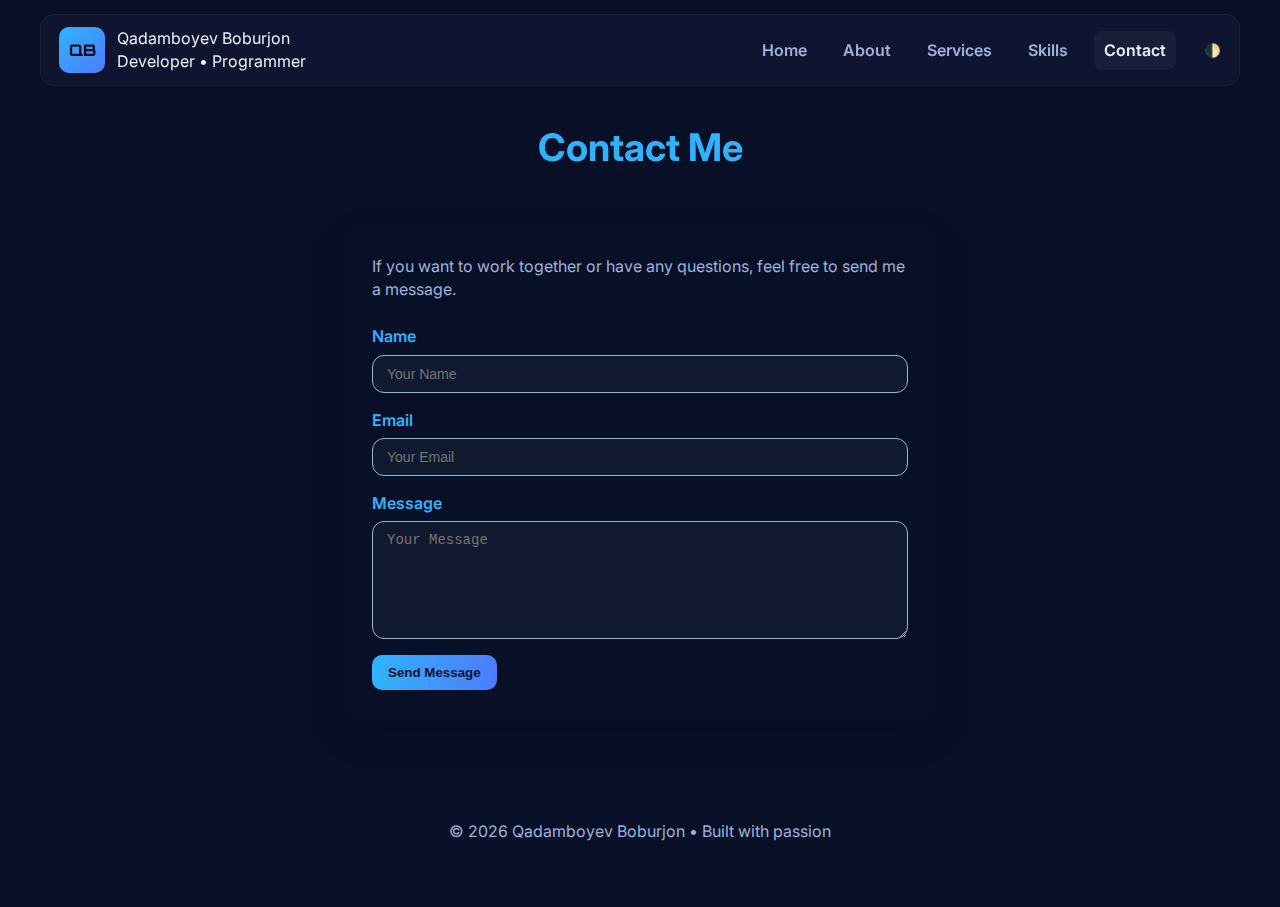
<file: contact.html>
<!DOCTYPE html>
<html lang="en">
<head>
  <meta charset="UTF-8"/>
  <meta name="viewport" content="width=device-width, initial-scale=1"/>
  <title>Contact — Qadamboyev Boburjon</title>

  <!-- Fonts -->
  <link href="https://fonts.googleapis.com/css2?family=Inter:wght@300;500;700&family=Orbitron:wght@600&display=swap" rel="stylesheet">

  <link rel="stylesheet" href="base.css">
  <link rel="stylesheet" href="contact.css">
</head>
<body>

  <canvas id="bgCanvas" aria-hidden="true" style="position:fixed;left:0;top:0;z-index:0;pointer-events:none"></canvas>

  <!-- Header -->
  <div class="header">
    <div class="navbar container">
      <div class="brand">
        <div class="logo">QB</div>
        <div class="title-block">
          <div class="site-title">Qadamboyev Boburjon</div>
          <div class="site-sub">Developer • Programmer</div>
        </div>
      </div>
      <div class="nav-links">
        <a href="home.html">Home</a>
        <a href="abaut.html">About</a>
        <a href="services.html">Services</a>
        <a href="skills.html">Skills</a>
        <a href="#contact" class="active">Contact</a>
        <button aria-label="Toggle theme" onclick="toggleTheme()" style="background:transparent;border:none;color:var(--muted);margin-left:12px;cursor:pointer">🌓</button>
      </div>
    </div>
  </div>

  <!-- Main -->
  <main>
    <section id="contact" class="container" style="padding-top:120px; min-height:84vh;">
      <h1 class="section-title reveal">Contact Me</h1>

      <div class="contact-block reveal">
        <p>If you want to work together or have any questions, feel free to send me a message.</p>

        <form id="contactForm">
          <div class="form-group">
            <label for="name">Name</label>
            <input type="text" id="name" placeholder="Your Name" required>
          </div>
          <div class="form-group">
            <label for="email">Email</label>
            <input type="email" id="email" placeholder="Your Email" required>
          </div>
          <div class="form-group">
            <label for="message">Message</label>
            <textarea id="message" rows="6" placeholder="Your Message" required></textarea>
          </div>
          <button type="submit" class="btn primary">Send Message</button>
        </form>
      </div>
    </section>
  </main>

  <footer>
    <div class="container">
      <p>© <span id="year"></span> Qadamboyev Boburjon • Built with passion</p>
    </div>
  </footer>

  <script src="main.js"></script>
  <script src="contact.js"></script>
  <script>
    document.getElementById('year').textContent = new Date().getFullYear();
    if(window.UI && UI.init) UI.init();
  </script>
</body>
</html>
</file>
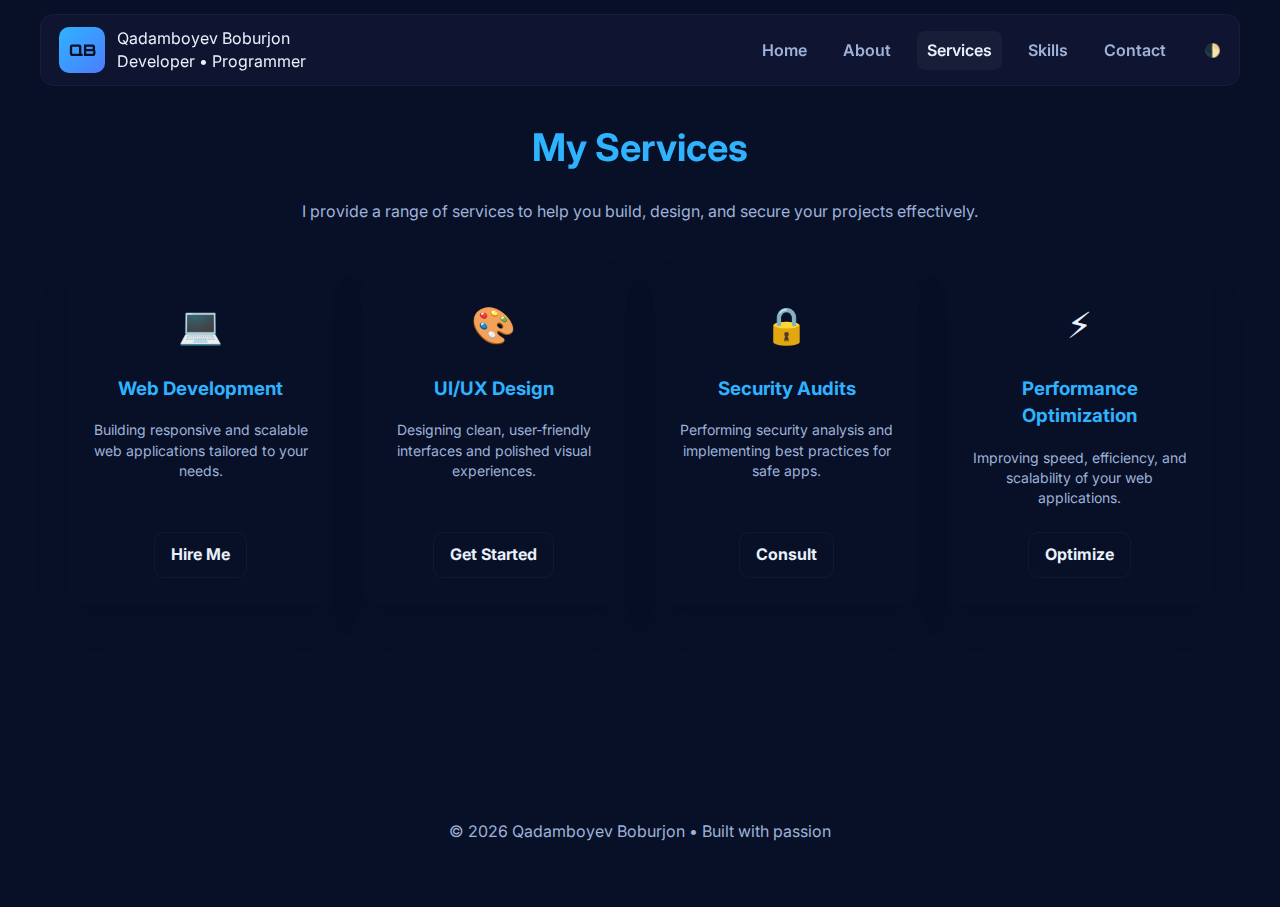
<file: services.html>
<!DOCTYPE html>
<html lang="en">
<head>
  <meta charset="UTF-8"/>
  <meta name="viewport" content="width=device-width, initial-scale=1"/>
  <title>Services — Qadamboyev Boburjon</title>

  <!-- Fonts -->
  <link href="https://fonts.googleapis.com/css2?family=Inter:wght@300;500;700&family=Orbitron:wght@600&display=swap" rel="stylesheet">

  <link rel="stylesheet" href="base.css">
  <link rel="stylesheet" href="services.css">
</head>
<body>

  <canvas id="bgCanvas" aria-hidden="true" style="position:fixed;left:0;top:0;z-index:0;pointer-events:none"></canvas>

  <!-- Header -->
  <div class="header">
    <div class="navbar container">
      <div class="brand">
        <div class="logo">QB</div>
        <div class="title-block">
          <div class="site-title">Qadamboyev Boburjon</div>
          <div class="site-sub">Developer • Programmer</div>
        </div>
      </div>
      <div class="nav-links">
        <a href="home.html">Home</a>
        <a href="abaut.html">About</a>
        <a href="#services" class="active">Services</a>
        <a href="skills.html">Skills</a>
        <a href="contact.html">Contact</a>
        <button aria-label="Toggle theme" onclick="toggleTheme()" style="background:transparent;border:none;color:var(--muted);margin-left:12px;cursor:pointer">🌓</button>
      </div>
    </div>
  </div>

  <!-- Main -->
  <main>
    <section id="services" class="container" style="padding-top:120px; min-height:84vh;">
      <h1 class="section-title reveal">My Services</h1>

      <p class="services-intro reveal">I provide a range of services to help you build, design, and secure your projects effectively.</p>

      <div class="services-grid reveal">
        <div class="service-card">
          <div class="service-icon">💻</div>
          <h3>Web Development</h3>
          <p>Building responsive and scalable web applications tailored to your needs.</p>
          <a href="contact.html" class="btn ghost">Hire Me</a>
        </div>
        <div class="service-card">
          <div class="service-icon">🎨</div>
          <h3>UI/UX Design</h3>
          <p>Designing clean, user-friendly interfaces and polished visual experiences.</p>
          <a href="contact.html" class="btn ghost">Get Started</a>
        </div>
        <div class="service-card">
          <div class="service-icon">🔒</div>
          <h3>Security Audits</h3>
          <p>Performing security analysis and implementing best practices for safe apps.</p>
          <a href="contact.html" class="btn ghost">Consult</a>
        </div>
        <div class="service-card">
          <div class="service-icon">⚡</div>
          <h3>Performance Optimization</h3>
          <p>Improving speed, efficiency, and scalability of your web applications.</p>
          <a href="contact.html" class="btn ghost">Optimize</a>
        </div>
      </div>
    </section>
  </main>

  <footer>
    <div class="container">
      <p>© <span id="year"></span> Qadamboyev Boburjon • Built with passion</p>
    </div>
  </footer>

  <script src="main.js"></script>
  <script src="services.js"></script>
  <script>
    document.getElementById('year').textContent = new Date().getFullYear();
    if(window.UI && UI.init) UI.init();
  </script>
</body>
</html>
</file>
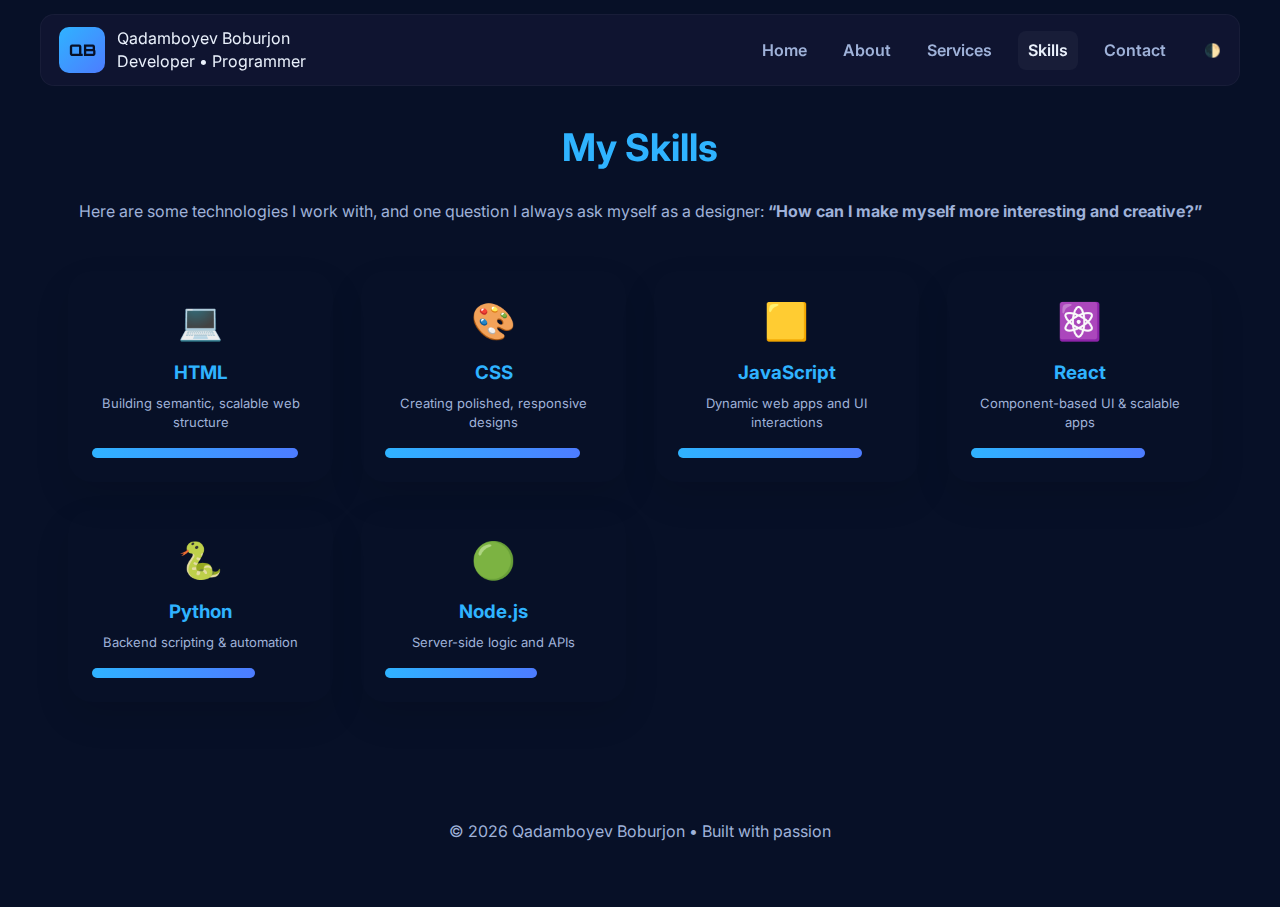
<file: skills.html>
<!DOCTYPE html>
<html lang="en">
<head>
  <meta charset="UTF-8"/>
  <meta name="viewport" content="width=device-width, initial-scale=1"/>
  <title>Skills — Qadamboyev Boburjon</title>

  <!-- Fonts -->
  <link href="https://fonts.googleapis.com/css2?family=Inter:wght@300;500;700&family=Orbitron:wght@600&display=swap" rel="stylesheet">

  <link rel="stylesheet" href="base.css">
  <link rel="stylesheet" href="skills.css">
</head>
<body>

  <canvas id="bgCanvas" aria-hidden="true" style="position:fixed;left:0;top:0;z-index:0;pointer-events:none"></canvas>

  <!-- Header -->
  <div class="header">
    <div class="navbar container">
      <div class="brand">
        <div class="logo">QB</div>
        <div class="title-block">
          <div class="site-title">Qadamboyev Boburjon</div>
          <div class="site-sub">Developer • Programmer</div>
        </div>
      </div>
      <div class="nav-links">
        <a href="home.html">Home</a>
        <a href="abaut.html">About</a>
        <a href="services.html">Services</a>
        <a href="#skills" class="active">Skills</a>
        <a href="contact.html">Contact</a>
        <button aria-label="Toggle theme" onclick="toggleTheme()" style="background:transparent;border:none;color:var(--muted);margin-left:12px;cursor:pointer">🌓</button>
      </div>
    </div>
  </div>

  <!-- Main -->
  <main>
    <section id="skills" class="container" style="padding-top:120px; min-height:84vh;">
      <h1 class="section-title reveal">My Skills</h1>

      <p class="skills-intro reveal">Here are some technologies I work with, and one question I always ask myself as a designer: <strong>“How can I make myself more interesting and creative?”</strong></p>

      <div class="skills-grid reveal">
        <div class="skill-card">
          <div class="skill-icon">💻</div>
          <h3>HTML</h3>
          <p>Building semantic, scalable web structure</p>
          <div class="skill-progress" data-progress="95%"></div>
        </div>
        <div class="skill-card">
          <div class="skill-icon">🎨</div>
          <h3>CSS</h3>
          <p>Creating polished, responsive designs</p>
          <div class="skill-progress" data-progress="90%"></div>
        </div>
        <div class="skill-card">
          <div class="skill-icon">🟨</div>
          <h3>JavaScript</h3>
          <p>Dynamic web apps and UI interactions</p>
          <div class="skill-progress" data-progress="85%"></div>
        </div>
        <div class="skill-card">
          <div class="skill-icon">⚛️</div>
          <h3>React</h3>
          <p>Component-based UI & scalable apps</p>
          <div class="skill-progress" data-progress="80%"></div>
        </div>
        <div class="skill-card">
          <div class="skill-icon">🐍</div>
          <h3>Python</h3>
          <p>Backend scripting & automation</p>
          <div class="skill-progress" data-progress="75%"></div>
        </div>
        <div class="skill-card">
          <div class="skill-icon">🟢</div>
          <h3>Node.js</h3>
          <p>Server-side logic and APIs</p>
          <div class="skill-progress" data-progress="70%"></div>
        </div>
      </div>
    </section>
  </main>

  <footer>
    <div class="container">
      <p>© <span id="year"></span> Qadamboyev Boburjon • Built with passion</p>
    </div>
  </footer>

  <script src="main.js"></script>
  <script src="skills.js"></script>
  <script>
    document.getElementById('year').textContent = new Date().getFullYear();
    if(window.UI && UI.init) UI.init();
  </script>
</body>
</html>
</file>
<file: base.css>
/* ===== Variables (Dark/Light themes) ===== */
:root {
  --bg: #071027;
  --panel: #0f1430;
  --text: #e9f0fb;
  --muted: #9fb2d9;
  --accent: #2fb3ff;
  --accent-2: #4d7cff;
  --card: rgba(255,255,255,0.03);
  --glass: rgba(255,255,255,0.04);
  --radius: 14px;
  --maxw: 1200px;
}

:root[data-theme="light"] {
  --bg: #f6fbff;
  --panel: #ffffff;
  --text: #071022;
  --muted: #55687a;
  --accent: #0066ff;
  --accent-2: #00b3ff;
  --card: rgba(7,16,34,0.02);
  --glass: rgba(7,16,34,0.03);
}

/* ===== Reset ===== */
* { box-sizing: border-box; margin: 0; padding: 0; }
html, body { height: 100%; }
body {
  font-family: "Inter", "Poppins", system-ui, -apple-system, "Segoe UI", Roboto, "Helvetica Neue", Arial;
  background: var(--bg);
  color: var(--text);
  line-height: 1.45;
  overflow-x: hidden;
  transition: none; /* toggle uchun animatsiya yo‘q */
}

/* ===== Container ===== */
.container { max-width: var(--maxw); margin: 0 auto; padding: 28px; }

/* ===== Header / Navbar ===== */
.header {
  position: fixed; top: 14px; left: 0; right: 0; display: flex; justify-content: center; z-index: 1000;
}
.navbar {
  display: flex; justify-content: space-between; align-items: center;
  width: calc(100% - 40px); max-width: var(--maxw);
  padding: 12px 18px; border-radius: var(--radius);
  background: var(--panel); border: 1px solid var(--glass);
  backdrop-filter: blur(6px);
  transition: none; /* animatsiya yo‘q */
}
.brand { display: flex; align-items: center; gap: 12px; }
.logo {
  width: 46px; height: 46px; border-radius: 10px;
  display: flex; align-items: center; justify-content: center;
  background: linear-gradient(135deg, var(--accent), var(--accent-2));
  font-weight: 800; font-family: 'Orbitron', sans-serif;
  color: var(--bg); /* toggle bilan o‘zgaradi */
}

/* ===== Nav Links ===== */
.nav-links { display: flex; gap: 16px; align-items: center; }
.nav-links a {
  color: var(--muted);
  text-decoration: none; font-weight: 600; padding: 8px 10px;
  border-radius: 8px; transition: none;
}
.nav-links a.active { color: var(--text); background: var(--glass); box-shadow: none; }
.nav-links a:hover { color: var(--text); transform: none; }

/* ===== Sections ===== */
section { padding: 100px 18px; }

/* ===== Headings ===== */
h1,h2,h3,h4 { margin: 0; color: var(--text); }
h1 { font-size: clamp(28px, 4.6vw, 48px); font-weight: 800; }
h2 { font-size: clamp(20px, 3.2vw, 32px); font-weight: 700; }
h3.section-title { font-family: "Orbitron",sans-serif; font-size: 26px; text-align: center; color: var(--text); }

/* ===== Cards ===== */
.card {
  background: var(--card); color: var(--text);
  padding: 18px; border-radius: var(--radius);
  border: 1px solid var(--glass);
  transition: none;
}

/* ===== Buttons ===== */
.btn {
  display: inline-block; padding: 10px 16px; border-radius: 10px;
  font-weight: 700; text-decoration: none; border: none; cursor: pointer;
  transition: none;
}
.btn.primary { background: linear-gradient(90deg, var(--accent), var(--accent-2)); color: var(--bg); }
.btn.ghost { background: transparent; color: var(--text); border: 1px solid var(--glass); }

/* ===== Footer ===== */
footer { padding: 36px 0; text-align: center; color: var(--muted); }

/* ===== Responsive ===== */
@media (max-width:900px){ .navbar{padding:10px;} .nav-links{gap:10px;} }
@media (max-width:620px){ .container{padding:16px;} }
</file>
<file: contact.css>
.section-title {
    font-size: 38px;
    font-weight: 700;
    color: var(--accent);
    text-align: center;
    margin-bottom: 48px;
  }
  
  /* Contact block */
  .contact-block {
    max-width: 600px;
    margin: 0 auto;
    background: var(--card-bg);
    padding: 32px;
    border-radius: 24px;
    box-shadow: 0 16px 36px rgba(0,0,0,0.1);
    transition: transform 0.6s ease, opacity 0.6s ease;
  }
  
  .contact-block p {
    color: var(--muted);
    margin-bottom: 24px;
  }
  
  /* Form styles */
  form .form-group {
    display: flex;
    flex-direction: column;
    margin-bottom: 16px;
  }
  
  form label {
    margin-bottom: 6px;
    font-weight: 600;
    color: var(--accent);
  }
  
  form input, form textarea {
    padding: 10px 14px;
    border-radius: 12px;
    border: 1px solid var(--muted);
    background: var(--glass);
    color: var(--text);
    font-size: 14px;
    outline: none;
    transition: border 0.3s ease, box-shadow 0.3s ease;
  }
  
  form input:focus, form textarea:focus {
    border-color: var(--accent);
    box-shadow: 0 0 12px rgba(0, 150, 255, 0.2);
  }
  
  form button {
    padding: 12px 24px;
    border-radius: 12px;
    border: none;
    background: var(--accent);
    color: #fff;
    font-weight: 700;
    cursor: pointer;
    transition: transform 0.3s ease, box-shadow 0.3s ease;
  }
  
  form button:hover {
    transform: translateY(-2px);
    box-shadow: 0 8px 16px rgba(0,0,0,0.2);
  }
  
  /* Reveal animations */
  .reveal {
    opacity: 0;
    transform: translateY(50px);
    transition: all 0.8s ease-out;
  }
  
  .reveal.show {
    opacity: 1;
    transform: translateY(0);
  }
</file>
<file: services.css>
.section-title {
  font-size: 38px;
  font-weight: 700;
  color: var(--accent);
  text-align: center;
  margin-bottom: 24px;
}

.services-intro {
  text-align: center;
  margin-bottom: 48px;
  font-size: 16px;
  color: var(--muted);
  line-height: 1.5;
}

/* Services Grid */
.services-grid {
  display: grid;
  grid-template-columns: repeat(auto-fit, minmax(220px, 1fr));
  gap: 28px;
}

/* Service Card */
.service-card {
  background: var(--card-bg);
  border-radius: 24px;
  padding: 28px 20px;
  text-align: center;
  box-shadow: 0 16px 36px rgba(0,0,0,0.1);
  transition: transform 0.4s ease, box-shadow 0.4s ease;
  display: flex;
  flex-direction: column;
  gap: 12px;
}

.service-card:hover {
  transform: translateY(-6px) rotate(-1deg);
  box-shadow: 0 20px 40px rgba(0,0,0,0.2);
}

.service-icon {
  font-size: 36px;
  margin-bottom: 12px;
}

.service-card h3 {
  color: var(--accent);
  margin-bottom: 6px;
}

.service-card p {
  color: var(--muted);
  font-size: 14px;
  margin-bottom: 12px;
}

/* Button inside card */
.service-card .btn {
  margin-top: auto;
  align-self: center;
}

/* Reveal animations */
.reveal {
  opacity: 0;
  transform: translateY(50px);
  transition: all 0.8s ease-out;
}

.reveal.show {
  opacity: 1;
  transform: translateY(0);
}
</file>
<file: skills.css>
.section-title {
    font-size: 38px;
    font-weight: 700;
    color: var(--accent);
    text-align: center;
    margin-bottom: 24px;
  }
  
  .skills-intro {
    text-align: center;
    margin-bottom: 48px;
    font-size: 16px;
    color: var(--muted);
    line-height: 1.5;
  }
  
  /* Skills Grid */
  .skills-grid {
    display: grid;
    grid-template-columns: repeat(auto-fit, minmax(220px, 1fr));
    gap: 28px;
  }
  
  /* Skill card */
  .skill-card {
    background: var(--card-bg);
    border-radius: 24px;
    padding: 24px;
    text-align: center;
    box-shadow: 0 16px 36px rgba(0,0,0,0.1);
    transition: transform 0.4s ease, box-shadow 0.4s ease;
    position: relative;
  }
  
  .skill-card:hover {
    transform: translateY(-6px) rotate(-1deg);
    box-shadow: 0 20px 40px rgba(0,0,0,0.2);
  }
  
  .skill-icon {
    font-size: 36px;
    margin-bottom: 12px;
  }
  
  .skill-card h3 {
    margin-bottom: 8px;
    color: var(--accent);
  }
  
  .skill-card p {
    font-size: 13px;
    color: var(--muted);
    margin-bottom: 16px;
  }
  
  /* Skill progress bar */
  .skill-progress {
    height: 10px;
    width: 0;
    border-radius: 12px;
    background: linear-gradient(90deg, var(--accent), var(--accent-2));
    transition: width 1.2s ease;
  }
  
  /* Reveal animations */
  .reveal {
    opacity: 0;
    transform: translateY(50px);
    transition: all 0.8s ease-out;
  }
  
  .reveal.show {
    opacity: 1;
    transform: translateY(0);
  }
</file>
